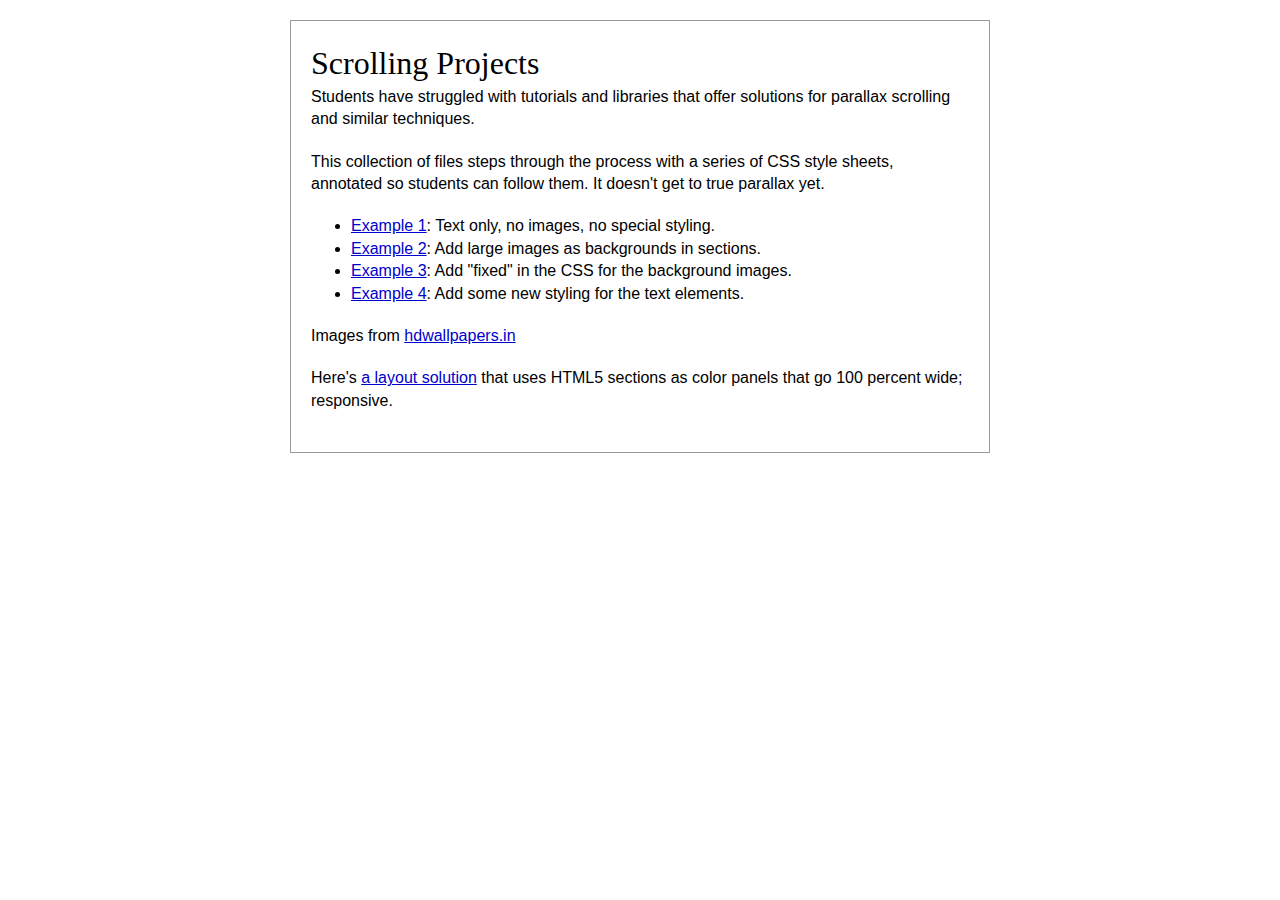
<file: index.html>
<!DOCTYPE html>
<html lang="en">
<head>
<meta charset="utf-8">
<title>Scrolling Projects</title>
<meta name="viewport" content="user-scalable=0, initial-scale=1.0">
<link rel="stylesheet" href="css/base.css">
</head>

<body>
<div id="container">

<h1>Scrolling Projects</h1>

<p>Students have struggled with tutorials and libraries that offer solutions for parallax scrolling and similar techniques.</p>

<p>This collection of files steps through the process with a series of CSS style sheets, annotated so students can follow them. It doesn't get to true parallax yet.</p>

<ul>
<li> <a href="example1.html">Example 1</a>: Text only, no images, no special styling.</li>
<li> <a href="example2.html">Example 2</a>: Add large images as backgrounds in sections.</li>
<li> <a href="example3.html">Example 3</a>: Add "fixed" in the CSS for the background images.</li>
<li> <a href="example4.html">Example 4</a>: Add some new styling for the text elements.</li>
</ul>

<p>Images from <a href="http://www.hdwallpapers.in/">hdwallpapers.in</a></p>

<p>Here's <a href="panel-sections/index.html">a layout solution</a> that uses HTML5 sections as color panels that go 100 percent wide; responsive.</p>


</div>
</body>
</html>
</file>
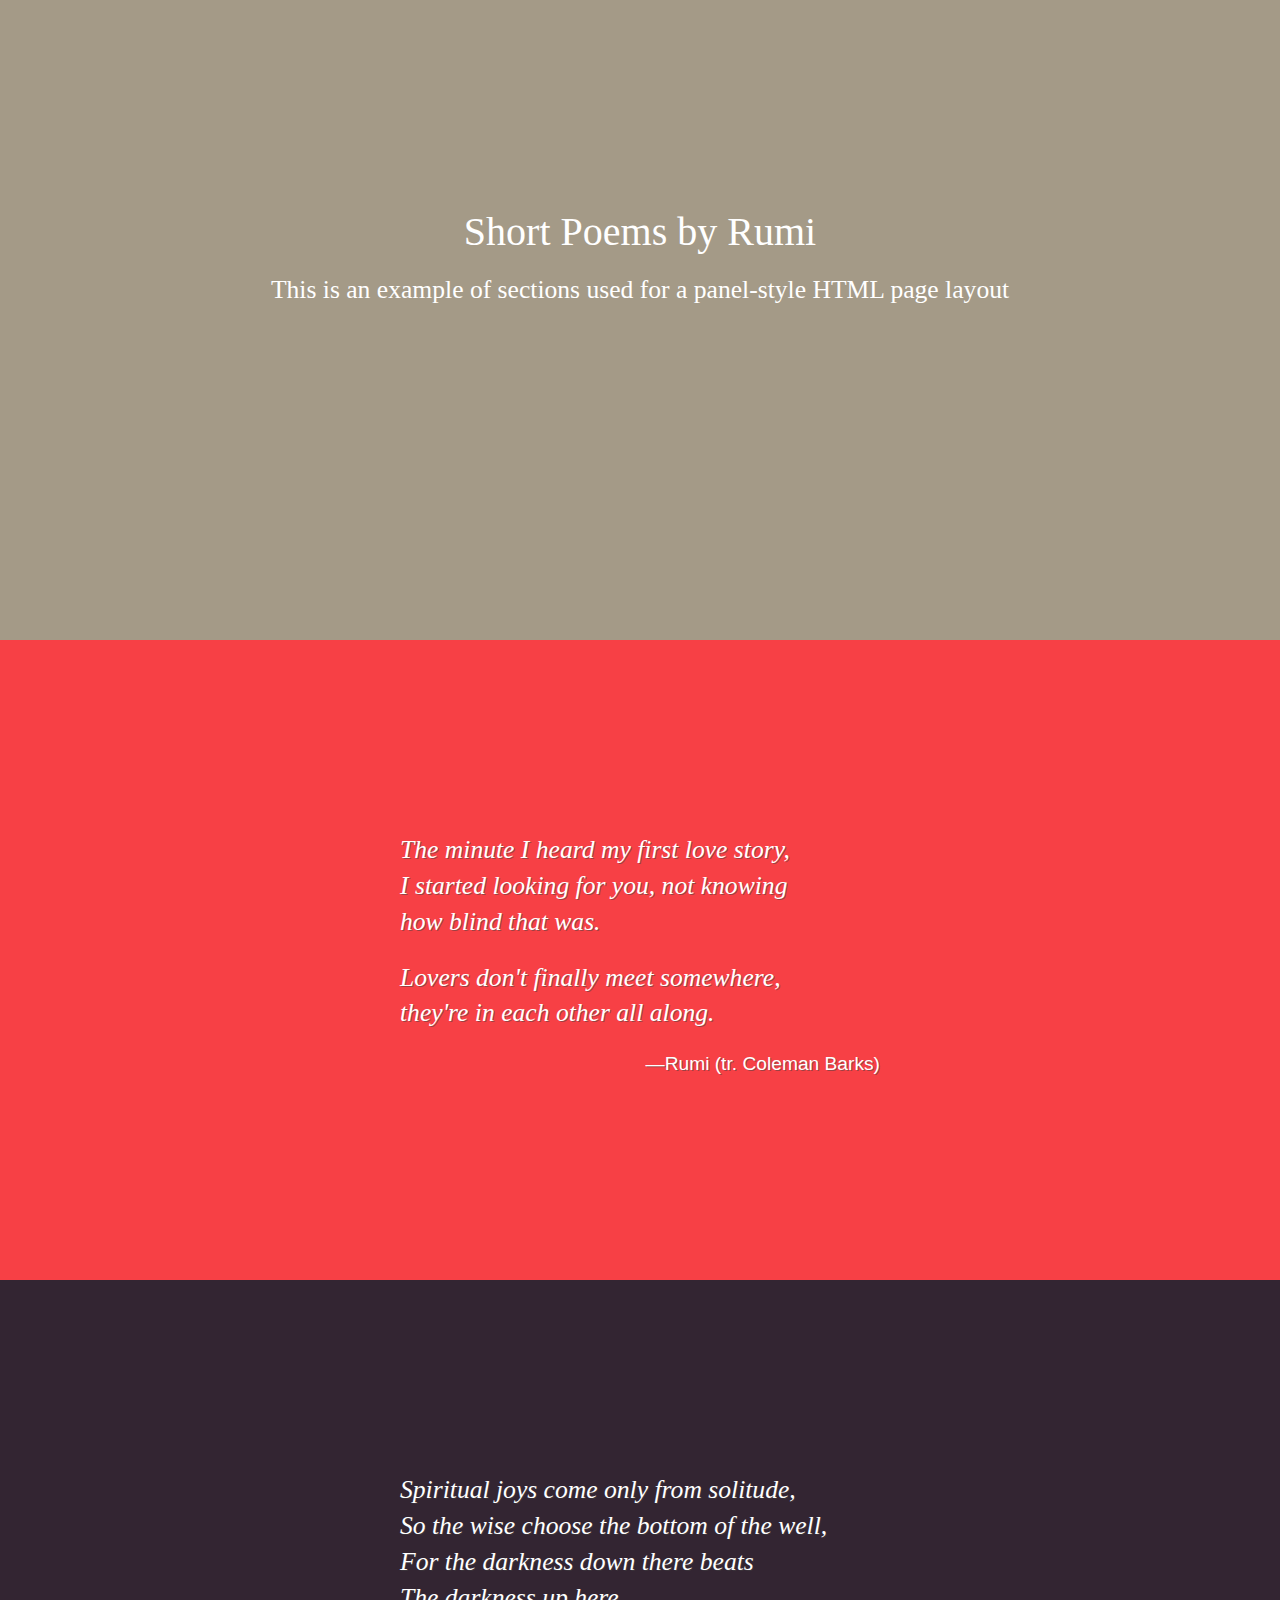
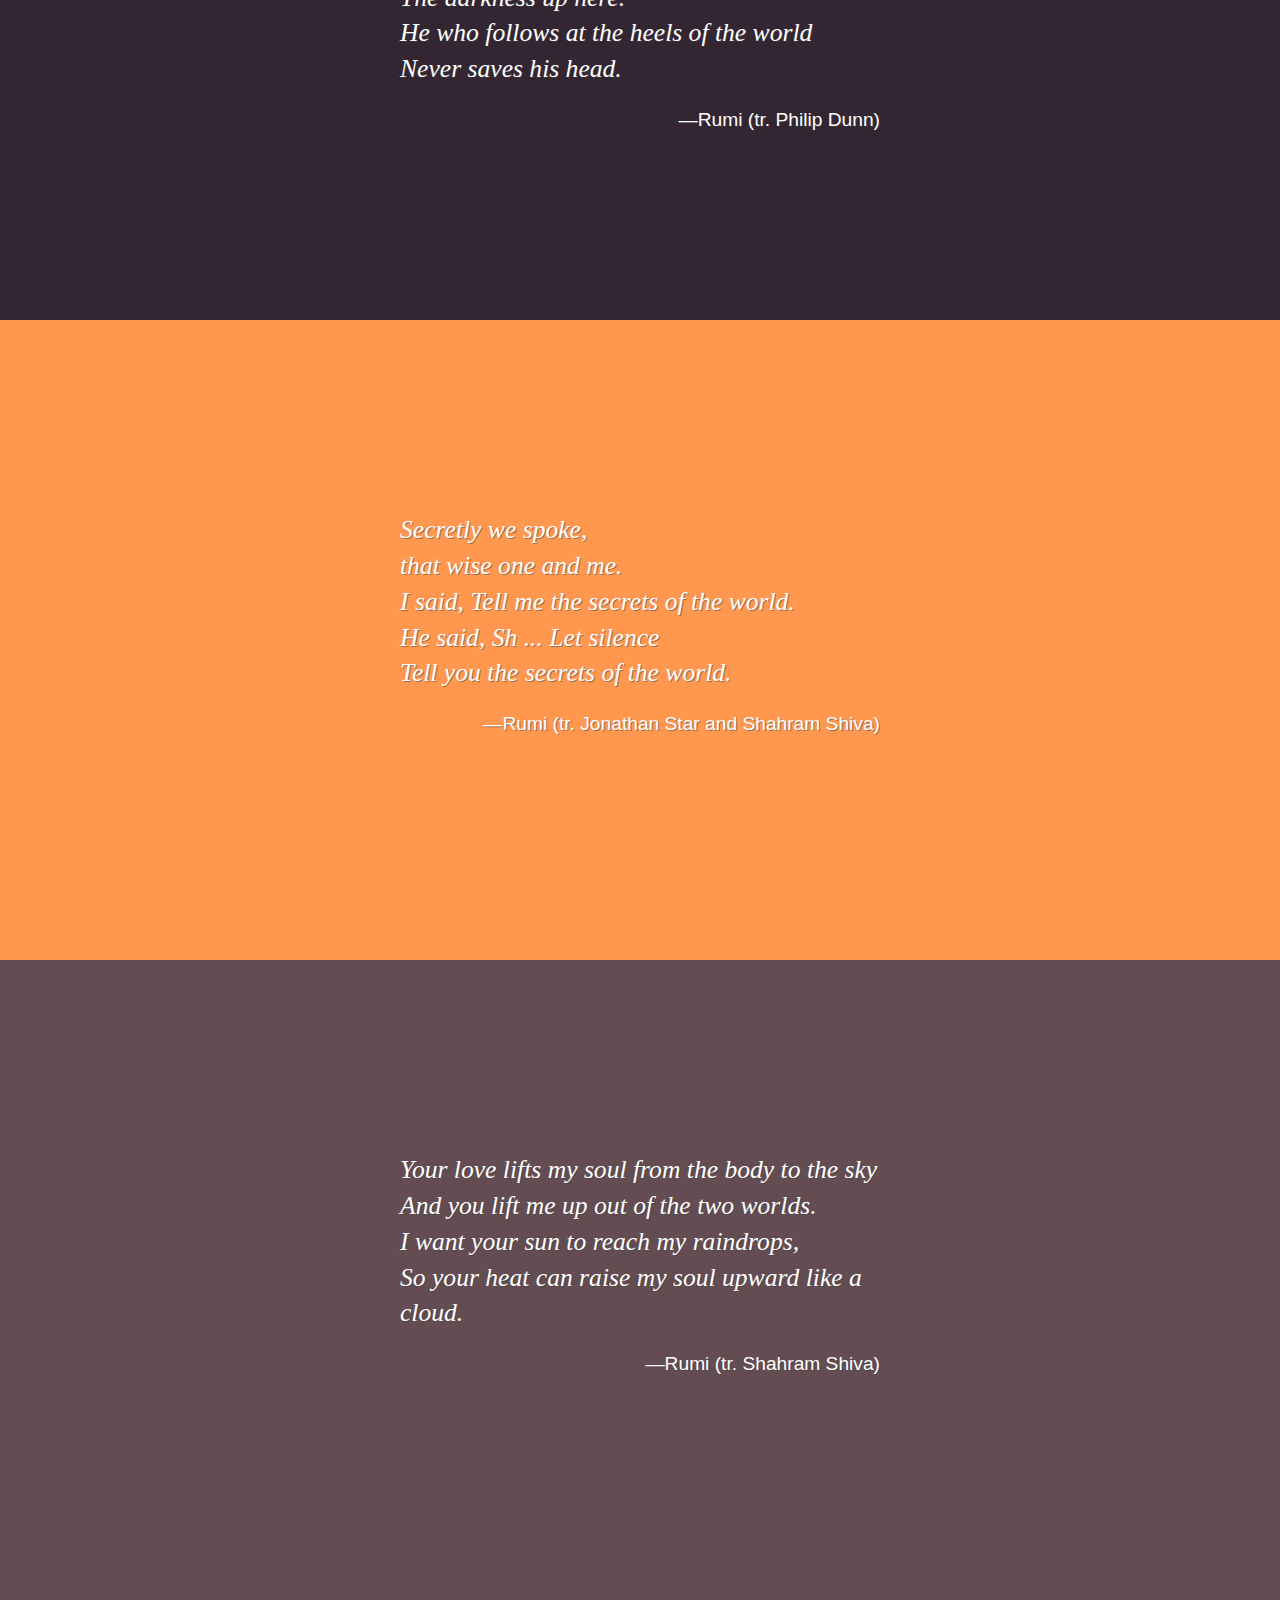
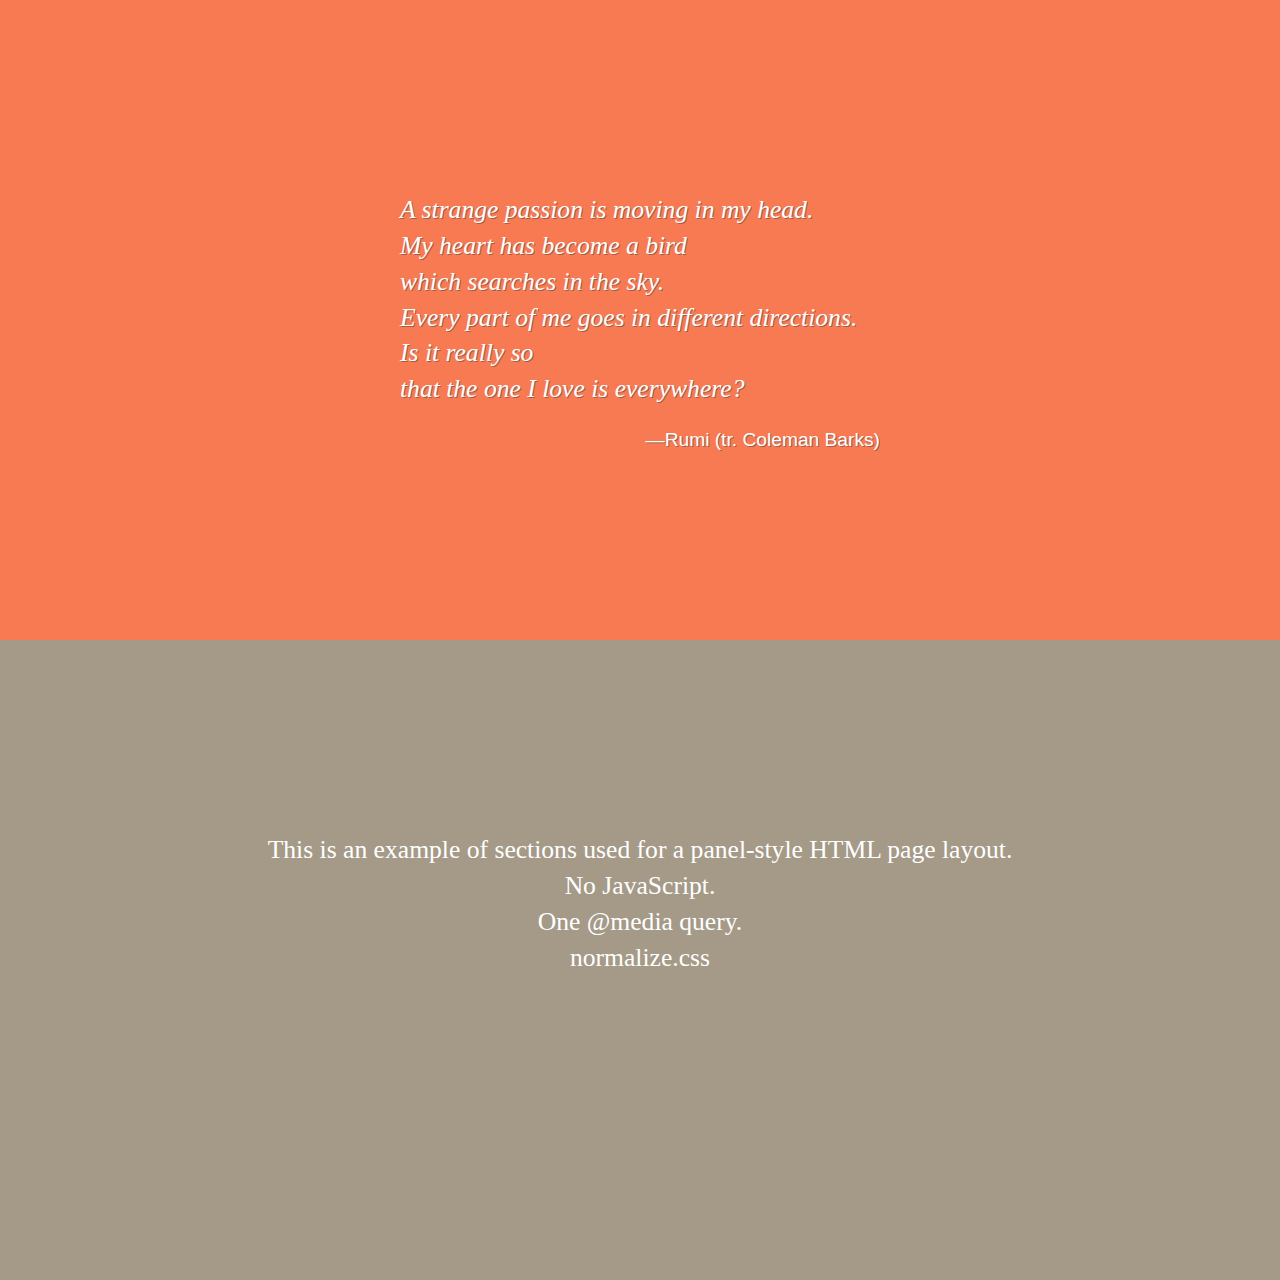
<file: panel-sections/index.html>
<!DOCTYPE html>
<html lang="en">
<head>
	<meta charset="utf-8">
	<title>A Sample HTML Page</title>
	<meta name="viewport" content="user-scalable=0, initial-scale=1.0">
	<link rel="stylesheet" href="styles/normalize.css">
	<link rel="stylesheet" href="styles/style.css">
</head>

<body>

<header class="mouse">
	<div class="info">
	<h1>Short Poems by Rumi</h1>

	<p>This is an example of sections used for a panel-style HTML page layout</p>
	</div>
</header>

<section class="tomato">
	<div class="poem">
	<p>The minute I heard my first love story,<br>
	I started looking for you, not knowing<br>
	how blind that was.</p>

	<p>Lovers don't finally meet somewhere,<br>
	they're in each other all along.</p>

	<p class="attrib">&mdash;Rumi (tr. Coleman Barks)</p>
	</div>
</section>

<section class="eggplant">
	<div class="poem">
	<p>Spiritual joys come only from solitude,<br>
	So the wise choose the bottom of the well,<br>
	For the darkness down there beats<br>
	The darkness up here.<br>
	He who follows at the heels of the world<br>
	Never saves his head.</p>
	<p class="attrib">&mdash;Rumi (tr. Philip Dunn)</p>
	</div>
</section>

<section class="tangerine">
	<div class="poem">
	<p>Secretly we spoke,<br>
	that wise one and me.<br>
	I said, Tell me the secrets of the world.<br>
	He said, Sh ... Let silence<br>
	Tell you the secrets of the world.</p>
	<p class="attrib">&mdash;Rumi (tr. Jonathan Star and Shahram Shiva)</p>
	</div>
</section>

<section class="dustygrape">
	<div class="poem">
	<p>Your love lifts my soul from the body to the sky<br>
	And you lift me up out of the two worlds.<br>
	I want your sun to reach my raindrops,<br>
	So your heat can raise my soul upward like a cloud.</p>
	<p class="attrib">&mdash;Rumi (tr. Shahram Shiva)</p>
	</div>
</section>

<section class="papaya">
	<div class="poem">
	<p>A strange passion is moving in my head.<br>
	My heart has become a bird<br>
	which searches in the sky.<br>
	Every part of me goes in different directions.<br>
	Is it really so<br>
	that the one I love is everywhere?</p>
	<p class="attrib">&mdash;Rumi (tr. Coleman Barks)</p>
	</div>
</section>

<footer class="mouse">
	<div class="info">
	<p>This is an example of sections used for a panel-style HTML page layout.<br>
	No JavaScript.<br>
	One @media query.<br>
	normalize.css</p>
	</div>
</footer>


</body>
</html>
</file>
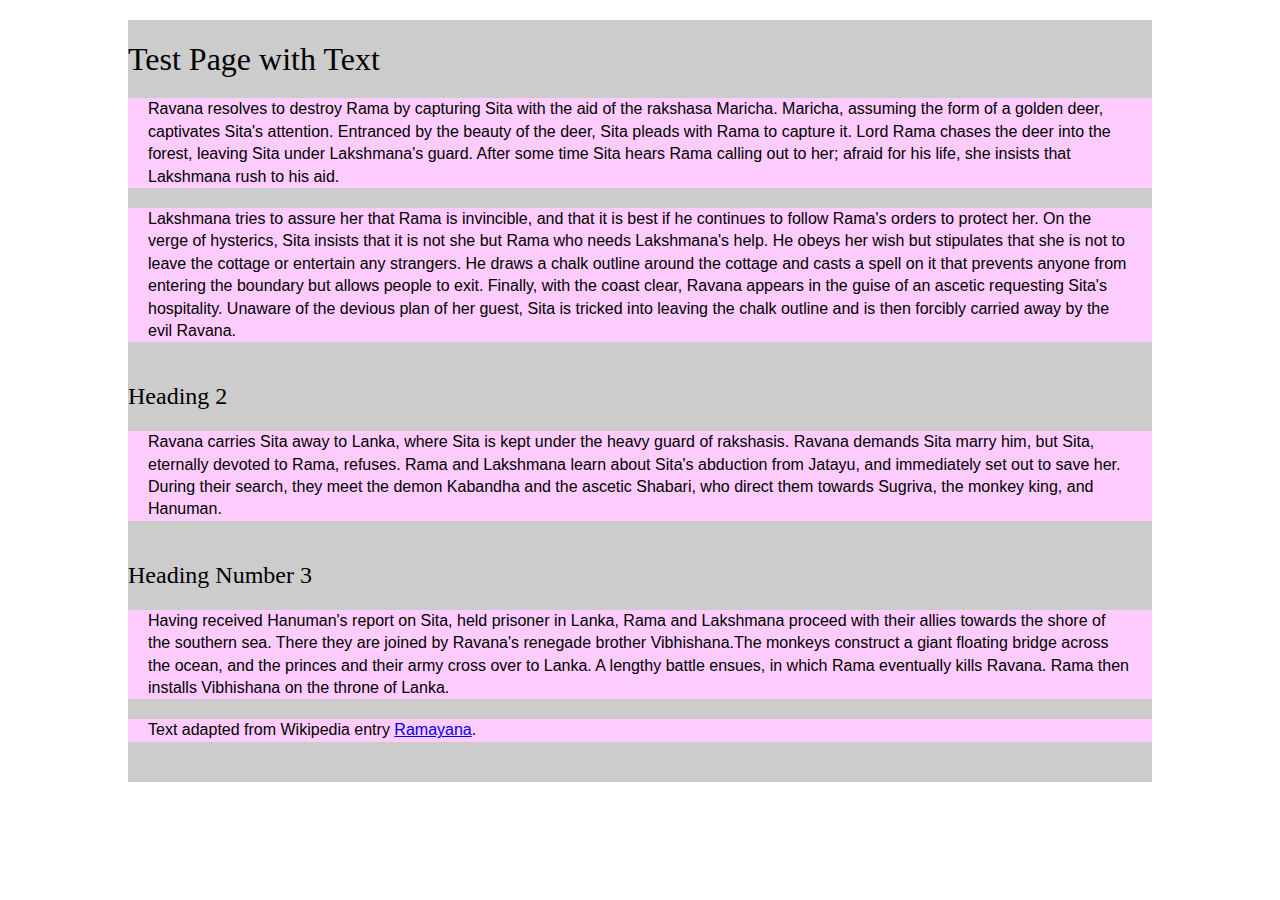
<file: example1.html>
<!DOCTYPE html>
<html lang="en">
<head>
	<meta charset="UTF-8">
	<title>Test Page with Text</title>
	<link rel="stylesheet" href="styles/reset.css">
	<link rel="stylesheet" href="styles/main.css">
</head>
<body>
<div id="wrapper">


<h1>Test Page with Text</h1>

<p>Ravana resolves to destroy Rama by capturing Sita with the aid of the rakshasa Maricha. Maricha, assuming the form of a golden deer, captivates Sita's attention. Entranced by the beauty of the deer, Sita pleads with Rama to capture it. Lord Rama chases the deer into the forest, leaving Sita under Lakshmana's guard. After some time Sita hears Rama calling out to her; afraid for his life, she insists that Lakshmana rush to his aid.</p>

<p>Lakshmana tries to assure her that Rama is invincible, and that it is best if he continues to follow Rama's orders to protect her. On the verge of hysterics, Sita insists that it is not she but Rama who needs Lakshmana's help. He obeys her wish but stipulates that she is not to leave the cottage or entertain any strangers. He draws a chalk outline around the cottage and casts a spell on it that prevents anyone from entering the boundary but allows people to exit. Finally, with the coast clear, Ravana appears in the guise of an ascetic requesting Sita's hospitality. Unaware of the devious plan of her guest, Sita is tricked into leaving the chalk outline and is then forcibly carried away by the evil Ravana.</p>

<h2>Heading 2</h2>
<p>Ravana carries Sita away to Lanka, where Sita is kept under the heavy guard of rakshasis. Ravana demands Sita marry him, but Sita, eternally devoted to Rama, refuses. Rama and Lakshmana learn about Sita's abduction from Jatayu, and immediately set out to save her. During their search, they meet the demon Kabandha and the ascetic Shabari, who direct them towards Sugriva, the monkey king, and Hanuman.</p>

<h2>Heading Number 3</h2>
<p>Having received Hanuman's report on Sita, held prisoner in Lanka, Rama and Lakshmana proceed with their allies towards the shore of the southern sea. There they are joined by Ravana's renegade brother Vibhishana.The monkeys construct a giant floating bridge across the ocean, and the princes and their army cross over to Lanka. A lengthy battle ensues, in which Rama eventually kills Ravana. Rama then installs Vibhishana on the throne of Lanka.</p>

<p>Text adapted from Wikipedia entry <a href="http://en.wikipedia.org/wiki/Ramayana">Ramayana</a>.</p>


</div>
</body>
</html>
</file>
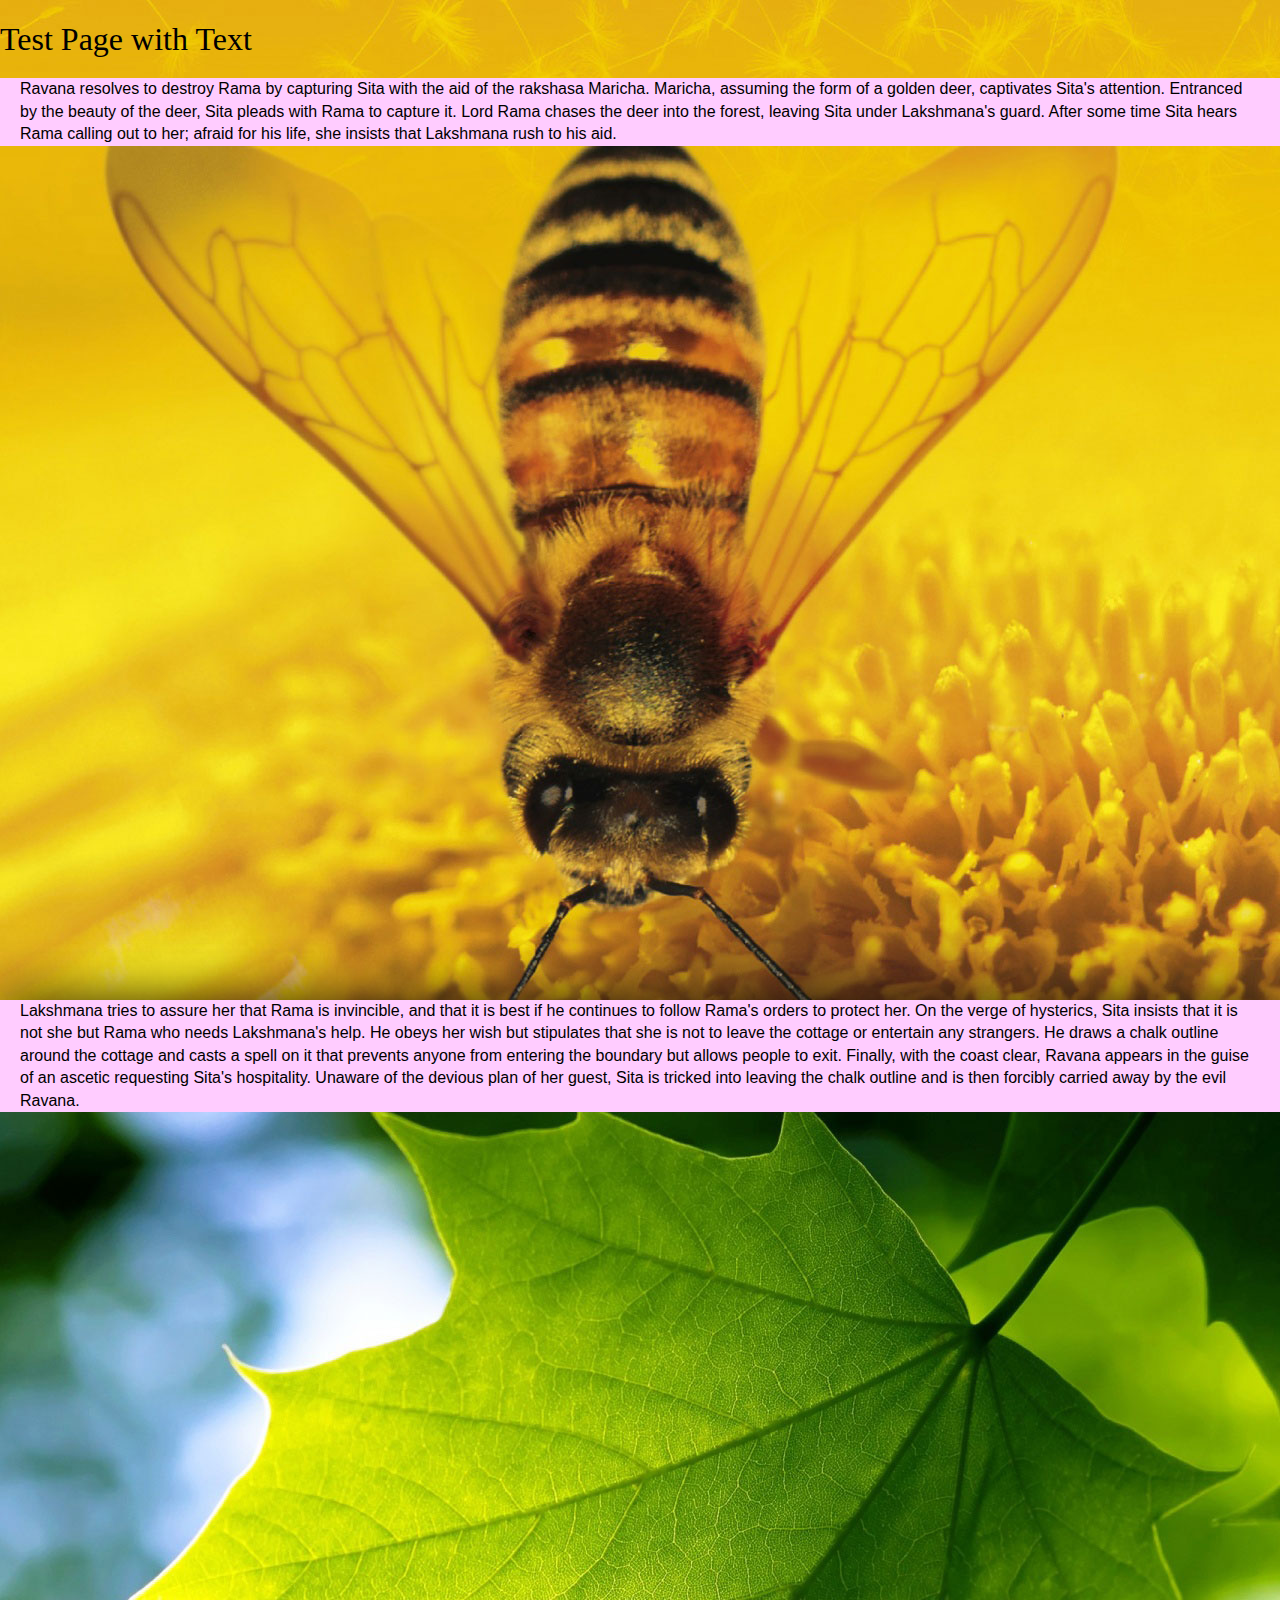
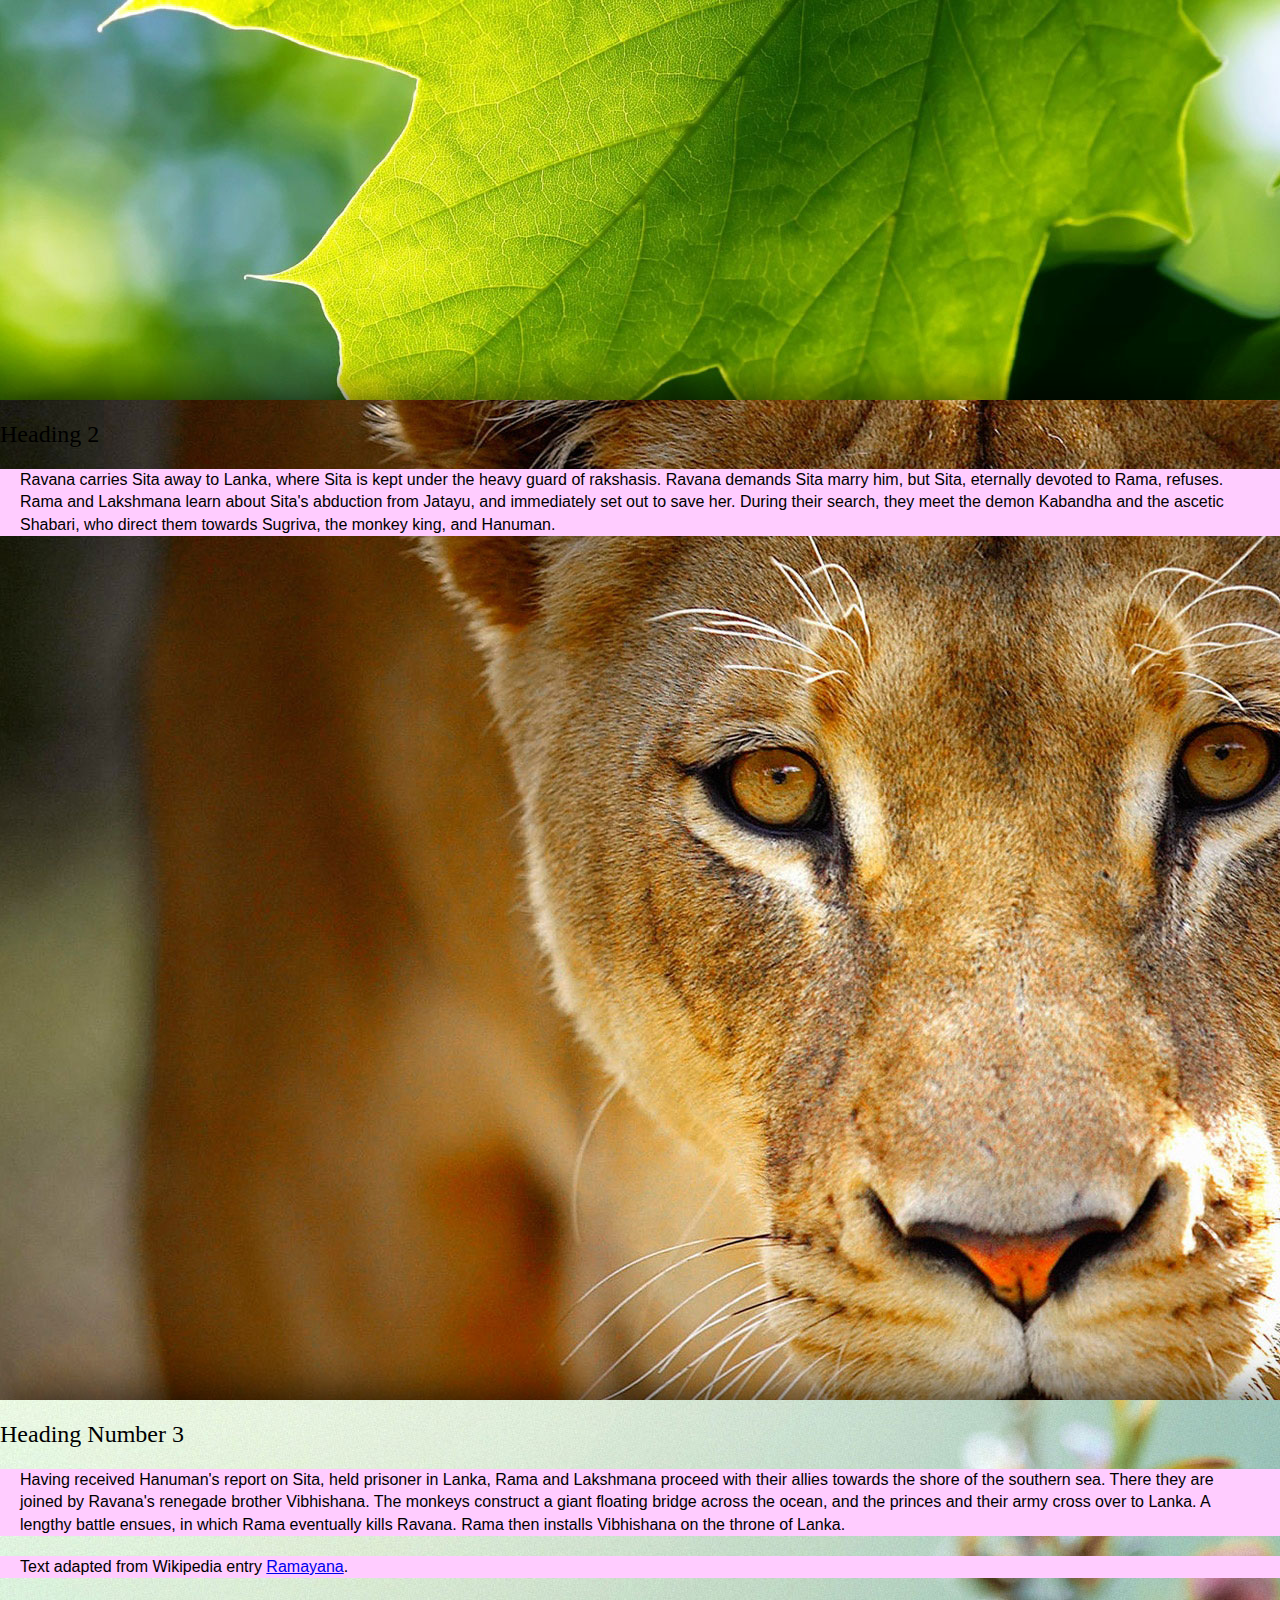
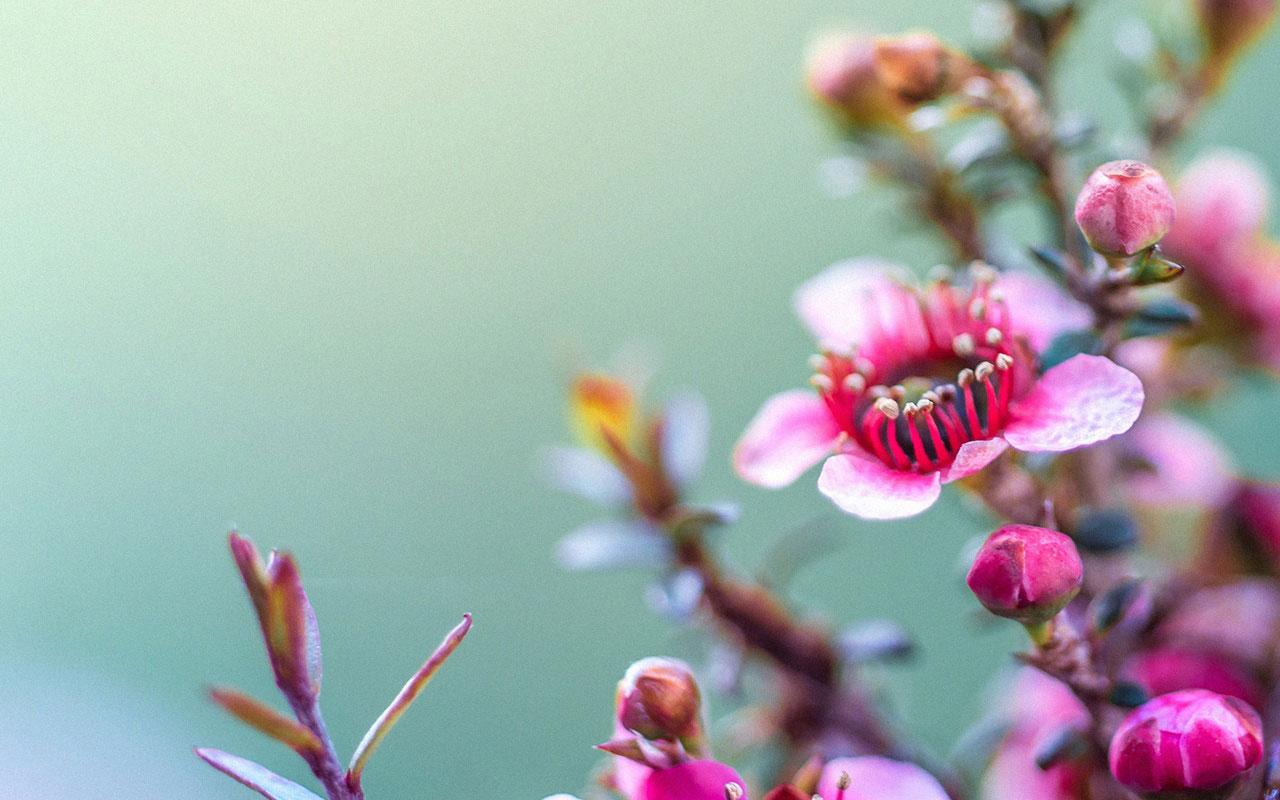
<file: example2.html>
<!DOCTYPE html>
<html lang="en">
<head>
	<meta charset="UTF-8">
	<title>Test Page with Text</title>
	<link rel="stylesheet" href="styles/reset.css">
	<link rel="stylesheet" href="styles/main.css">
	<link rel="stylesheet" href="styles/example2.css">
</head>
<body>

<!-- removed #wrapper div 
     added section and article tags (4 of each, 
     articles inside sections) -->


<section id="home">     
<article>
<h1>Test Page with Text</h1>

<p>Ravana resolves to destroy Rama by capturing Sita with the aid of the rakshasa Maricha. Maricha, assuming the form of a golden deer, captivates Sita's attention. Entranced by the beauty of the deer, Sita pleads with Rama to capture it. Lord Rama chases the deer into the forest, leaving Sita under Lakshmana's guard. After some time Sita hears Rama calling out to her; afraid for his life, she insists that Lakshmana rush to his aid.</p>
</article>
</section>   
     
<section id="sec2" class="shadow">
<article>
<p>Lakshmana tries to assure her that Rama is invincible, and that it is best if he continues to follow Rama's orders to protect her. On the verge of hysterics, Sita insists that it is not she but Rama who needs Lakshmana's help. He obeys her wish but stipulates that she is not to leave the cottage or entertain any strangers. He draws a chalk outline around the cottage and casts a spell on it that prevents anyone from entering the boundary but allows people to exit. Finally, with the coast clear, Ravana appears in the guise of an ascetic requesting Sita's hospitality. Unaware of the devious plan of her guest, Sita is tricked into leaving the chalk outline and is then forcibly carried away by the evil Ravana.</p>
</article>
</section>

<section id="sec3" class="shadow">
<article>
<h2>Heading 2</h2>
<p>Ravana carries Sita away to Lanka, where Sita is kept under the heavy guard of rakshasis. Ravana demands Sita marry him, but Sita, eternally devoted to Rama, refuses. Rama and Lakshmana learn about Sita's abduction from Jatayu, and immediately set out to save her. During their search, they meet the demon Kabandha and the ascetic Shabari, who direct them towards Sugriva, the monkey king, and Hanuman.</p>
</article>
</section>

<section id="sec4" class="shadow">
<article>
<h2>Heading Number 3</h2>
<p>Having received Hanuman's report on Sita, held prisoner in Lanka, Rama and Lakshmana proceed with their allies towards the shore of the southern sea. There they are joined by Ravana's renegade brother Vibhishana. The monkeys construct a giant floating bridge across the ocean, and the princes and their army cross over to Lanka. A lengthy battle ensues, in which Rama eventually kills Ravana. Rama then installs Vibhishana on the throne of Lanka.</p>

<p>Text adapted from Wikipedia entry <a href="http://en.wikipedia.org/wiki/Ramayana">Ramayana</a>.</p>
</article>
</section>



</body>
</html>
</file>
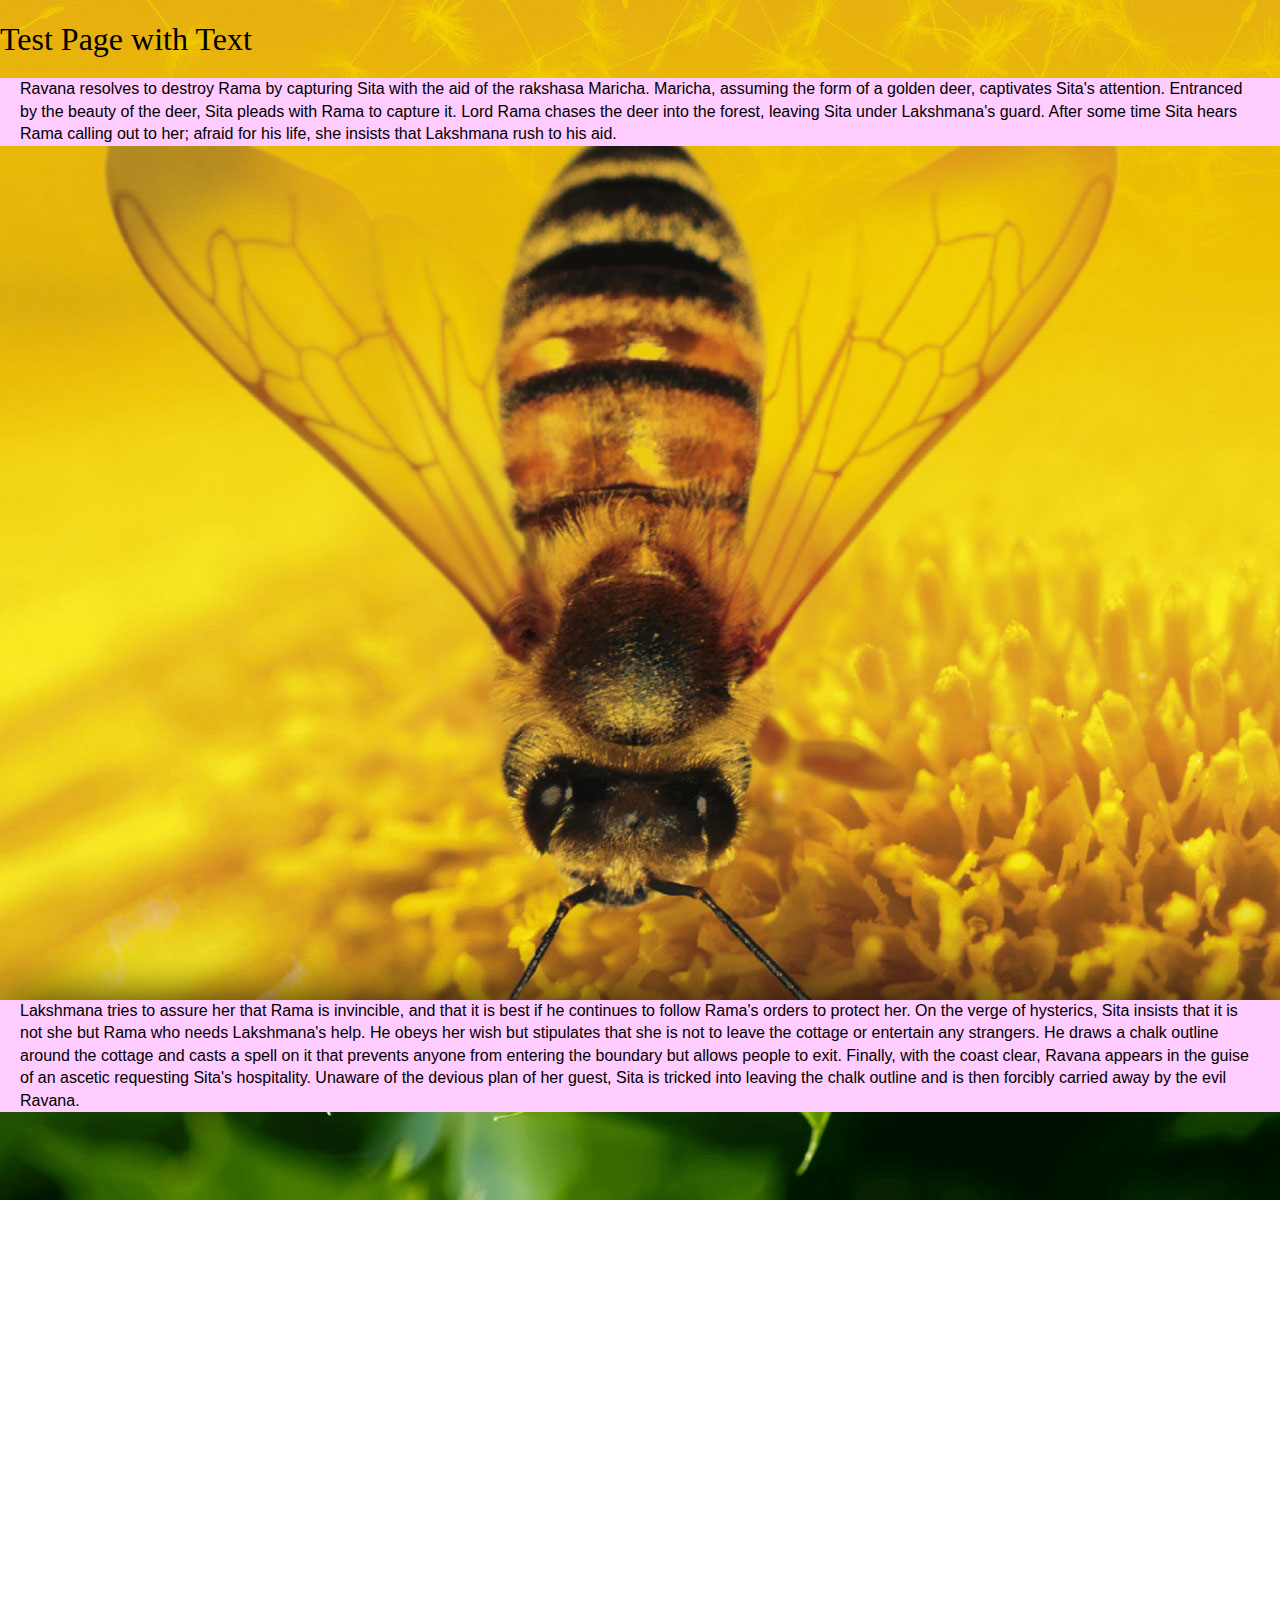
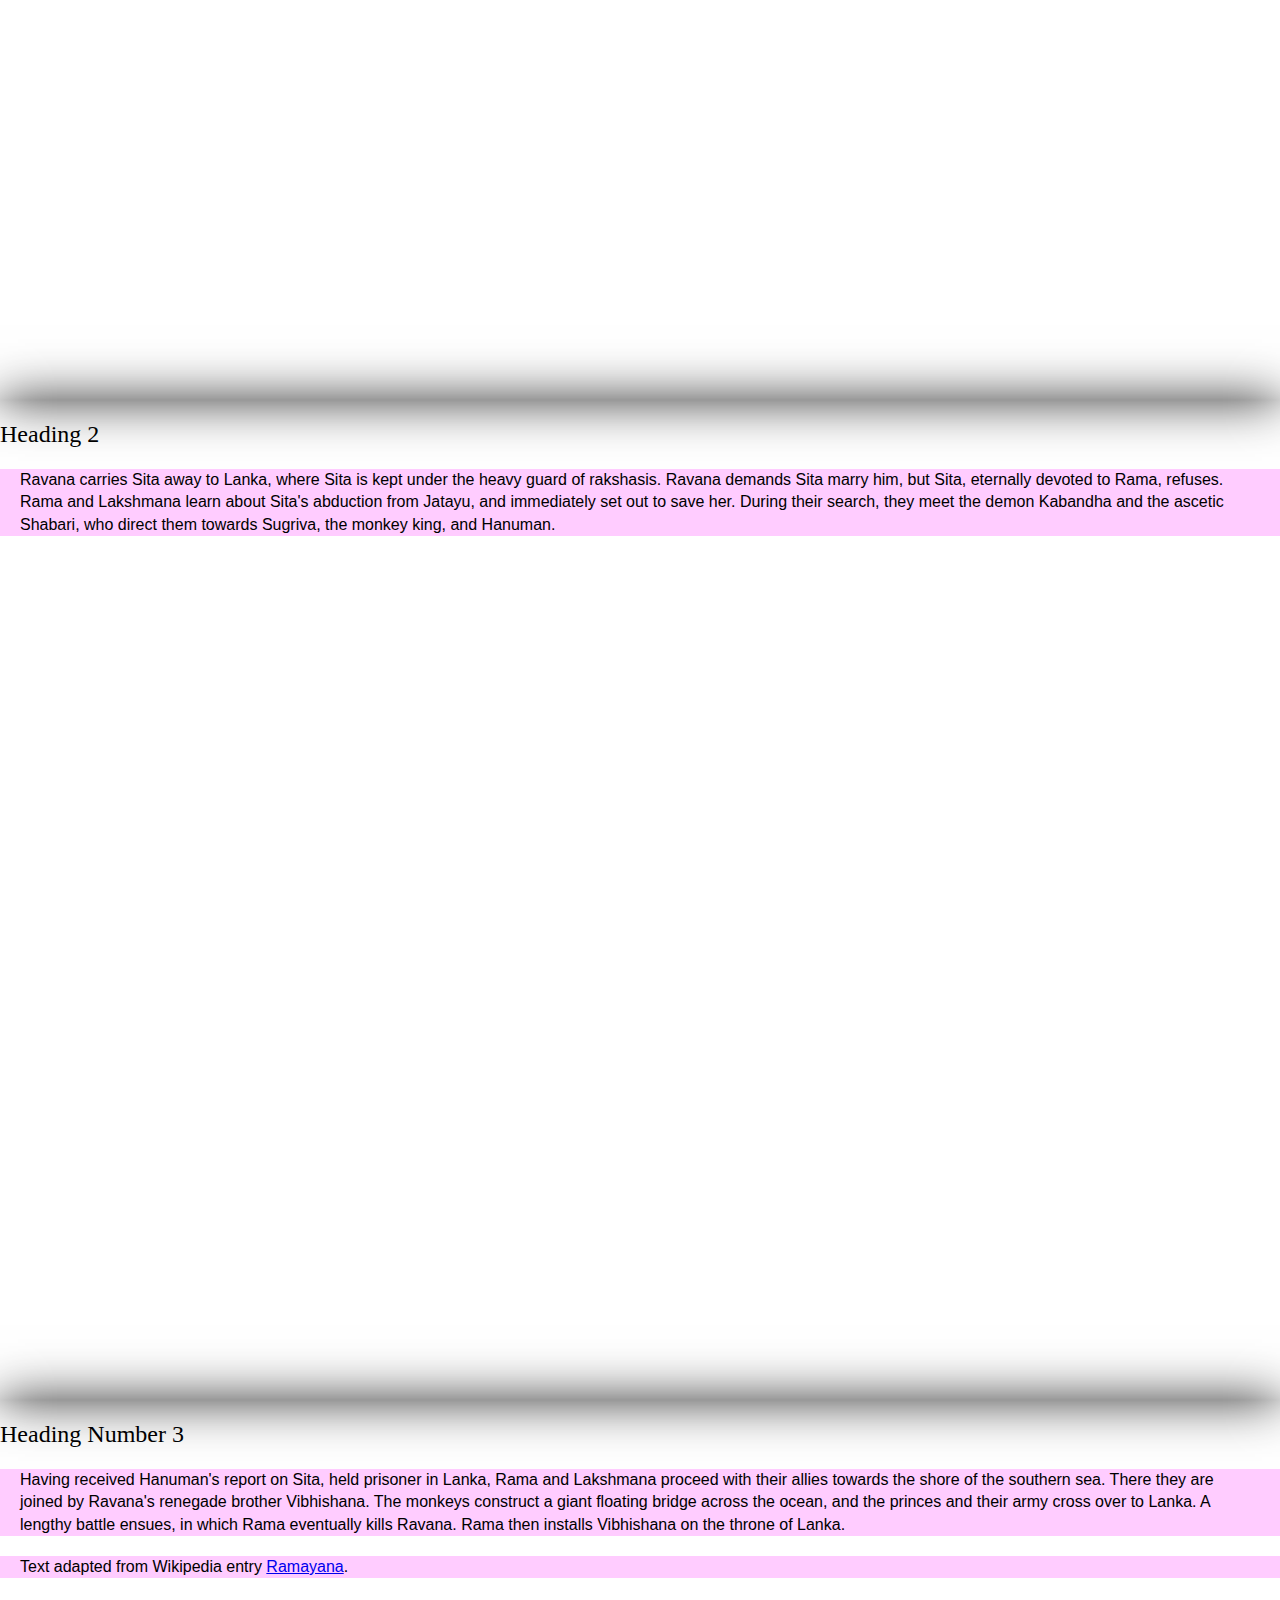
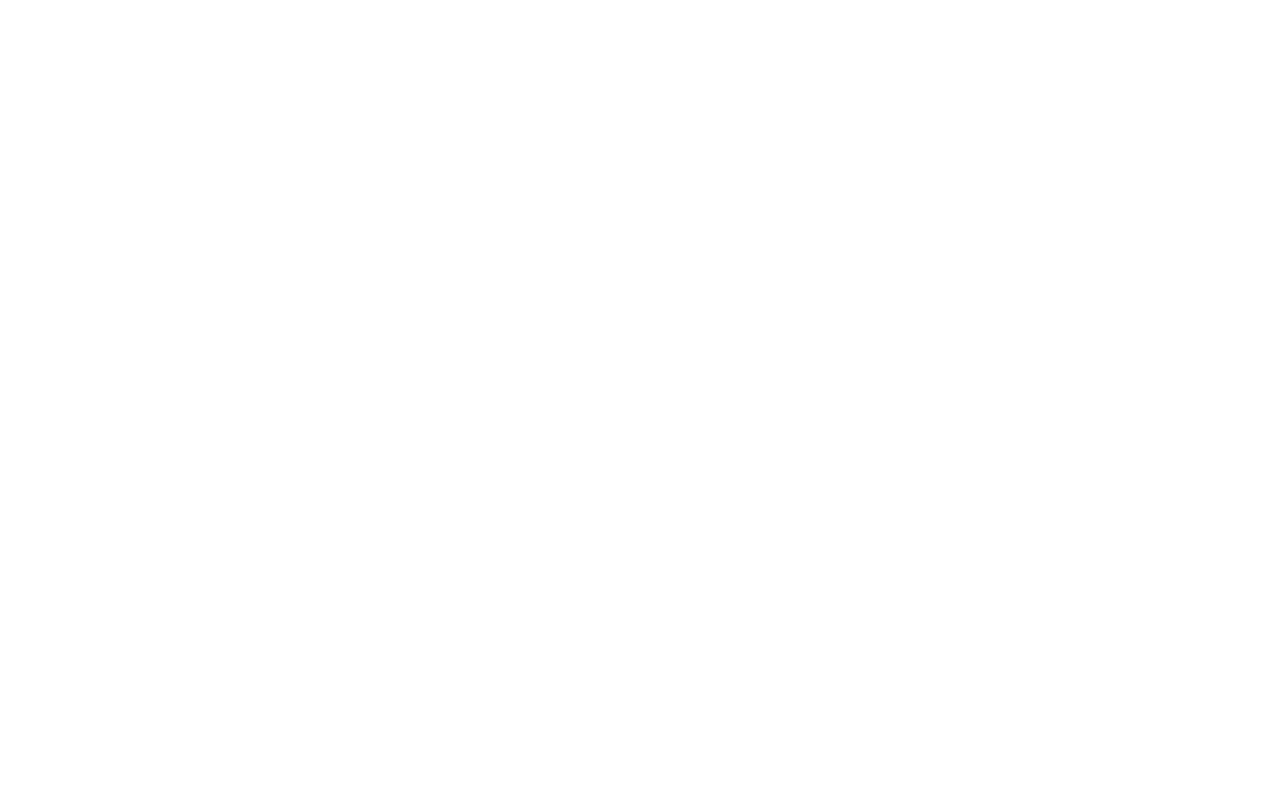
<file: example3.html>
<!DOCTYPE html>
<html lang="en">
<head>
	<meta charset="UTF-8">
	<title>Test Page with Text</title>
	<link rel="stylesheet" href="styles/reset.css">
	<link rel="stylesheet" href="styles/main.css">
	<link rel="stylesheet" href="styles/example3.css">
</head>
<body>

<!-- no change here; one change in CSS -->


<section id="home">     
<article>
<h1>Test Page with Text</h1>

<p>Ravana resolves to destroy Rama by capturing Sita with the aid of the rakshasa Maricha. Maricha, assuming the form of a golden deer, captivates Sita's attention. Entranced by the beauty of the deer, Sita pleads with Rama to capture it. Lord Rama chases the deer into the forest, leaving Sita under Lakshmana's guard. After some time Sita hears Rama calling out to her; afraid for his life, she insists that Lakshmana rush to his aid.</p>
</article>
</section>   
     
<section id="sec2" class="shadow">
<article>
<p>Lakshmana tries to assure her that Rama is invincible, and that it is best if he continues to follow Rama's orders to protect her. On the verge of hysterics, Sita insists that it is not she but Rama who needs Lakshmana's help. He obeys her wish but stipulates that she is not to leave the cottage or entertain any strangers. He draws a chalk outline around the cottage and casts a spell on it that prevents anyone from entering the boundary but allows people to exit. Finally, with the coast clear, Ravana appears in the guise of an ascetic requesting Sita's hospitality. Unaware of the devious plan of her guest, Sita is tricked into leaving the chalk outline and is then forcibly carried away by the evil Ravana.</p>
</article>
</section>

<section id="sec3" class="shadow">
<article>
<h2>Heading 2</h2>
<p>Ravana carries Sita away to Lanka, where Sita is kept under the heavy guard of rakshasis. Ravana demands Sita marry him, but Sita, eternally devoted to Rama, refuses. Rama and Lakshmana learn about Sita's abduction from Jatayu, and immediately set out to save her. During their search, they meet the demon Kabandha and the ascetic Shabari, who direct them towards Sugriva, the monkey king, and Hanuman.</p>
</article>
</section>

<section id="sec4" class="shadow">
<article>
<h2>Heading Number 3</h2>
<p>Having received Hanuman's report on Sita, held prisoner in Lanka, Rama and Lakshmana proceed with their allies towards the shore of the southern sea. There they are joined by Ravana's renegade brother Vibhishana. The monkeys construct a giant floating bridge across the ocean, and the princes and their army cross over to Lanka. A lengthy battle ensues, in which Rama eventually kills Ravana. Rama then installs Vibhishana on the throne of Lanka.</p>

<p>Text adapted from Wikipedia entry <a href="http://en.wikipedia.org/wiki/Ramayana">Ramayana</a>.</p>
</article>
</section>



</body>
</html>
</file>
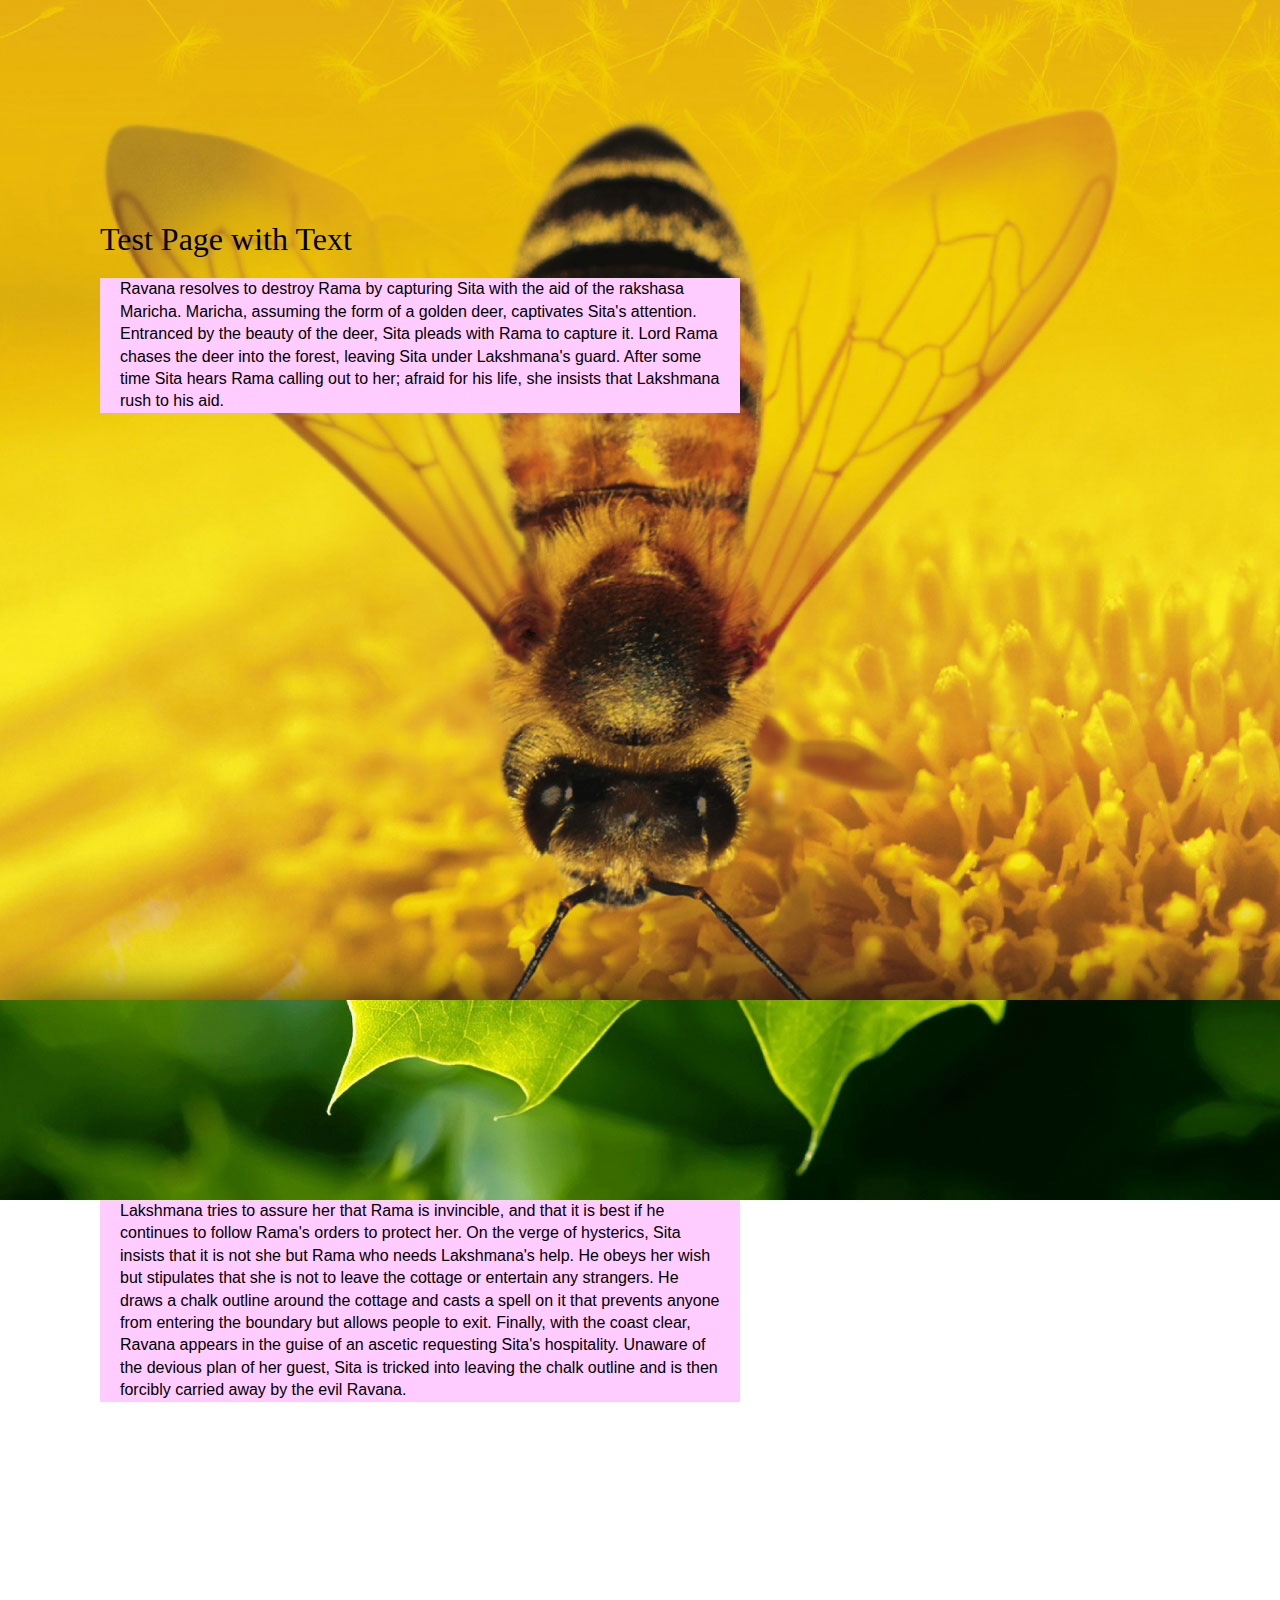
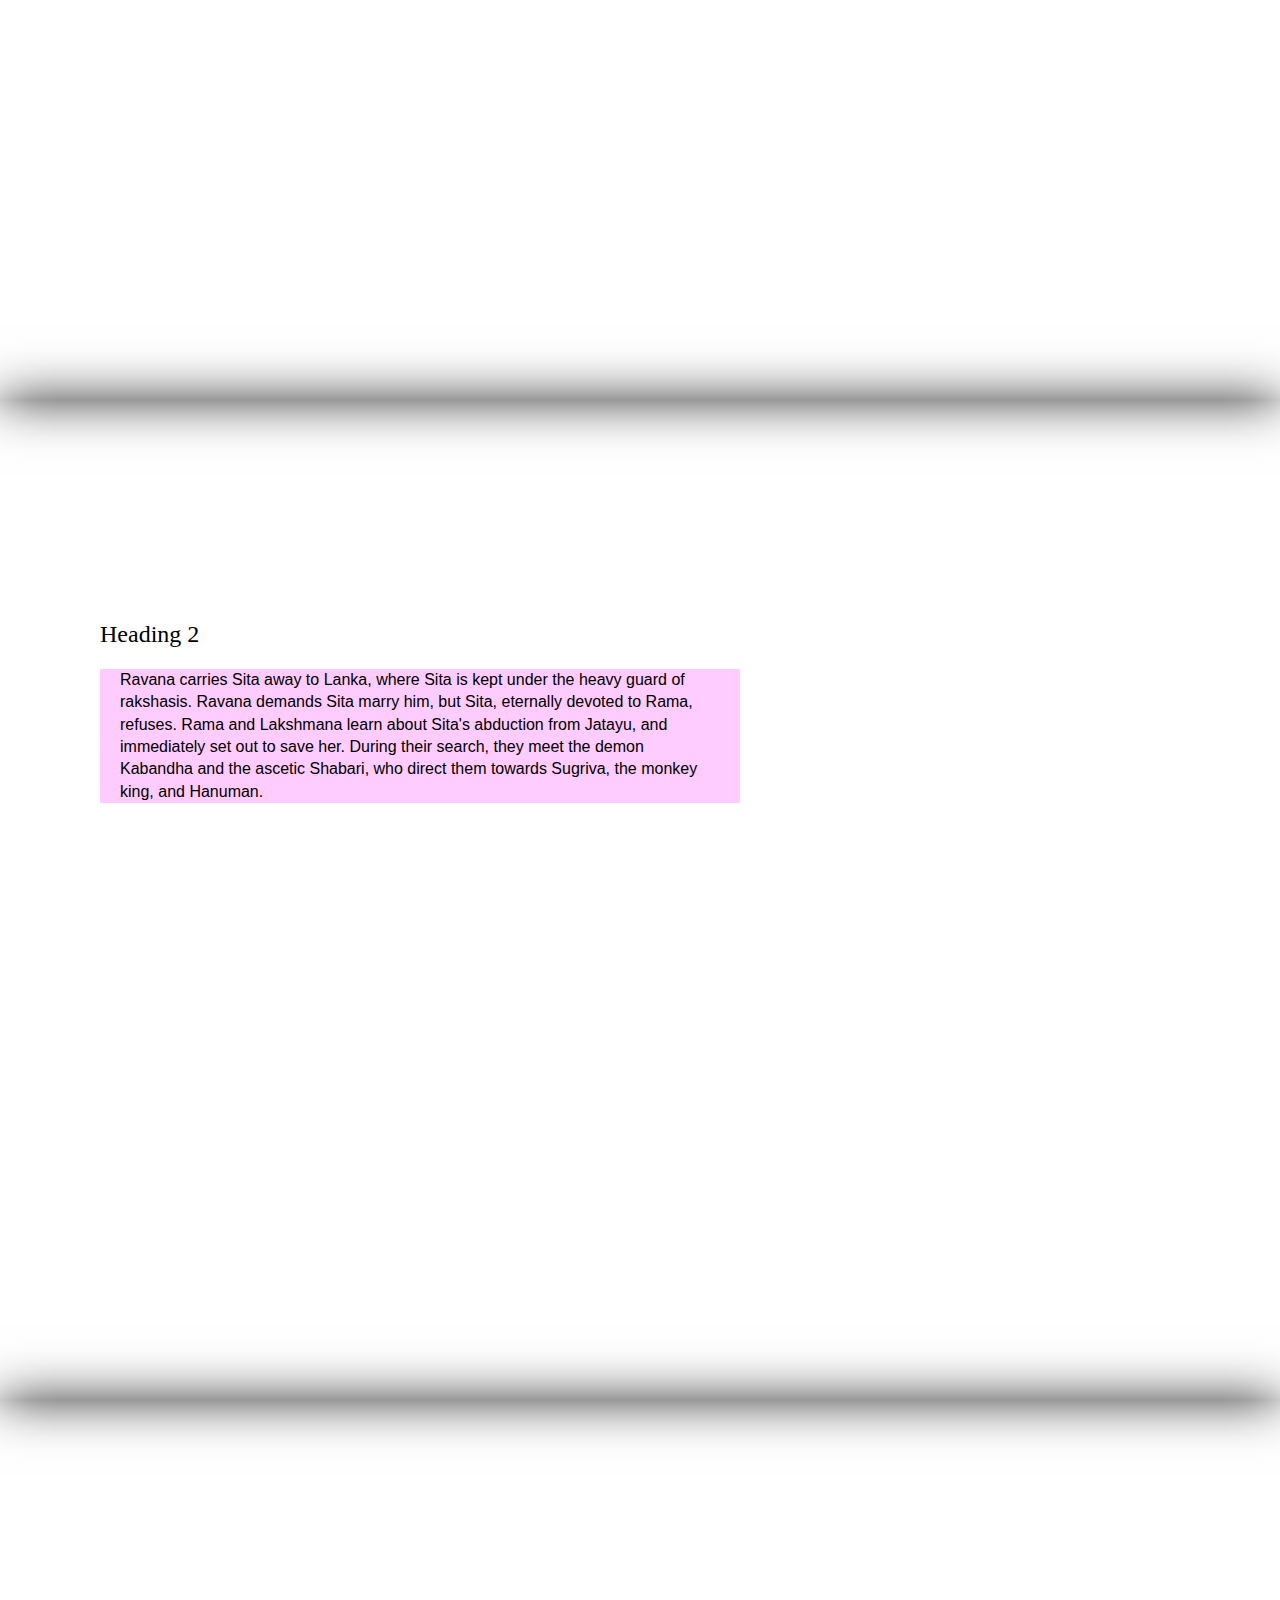
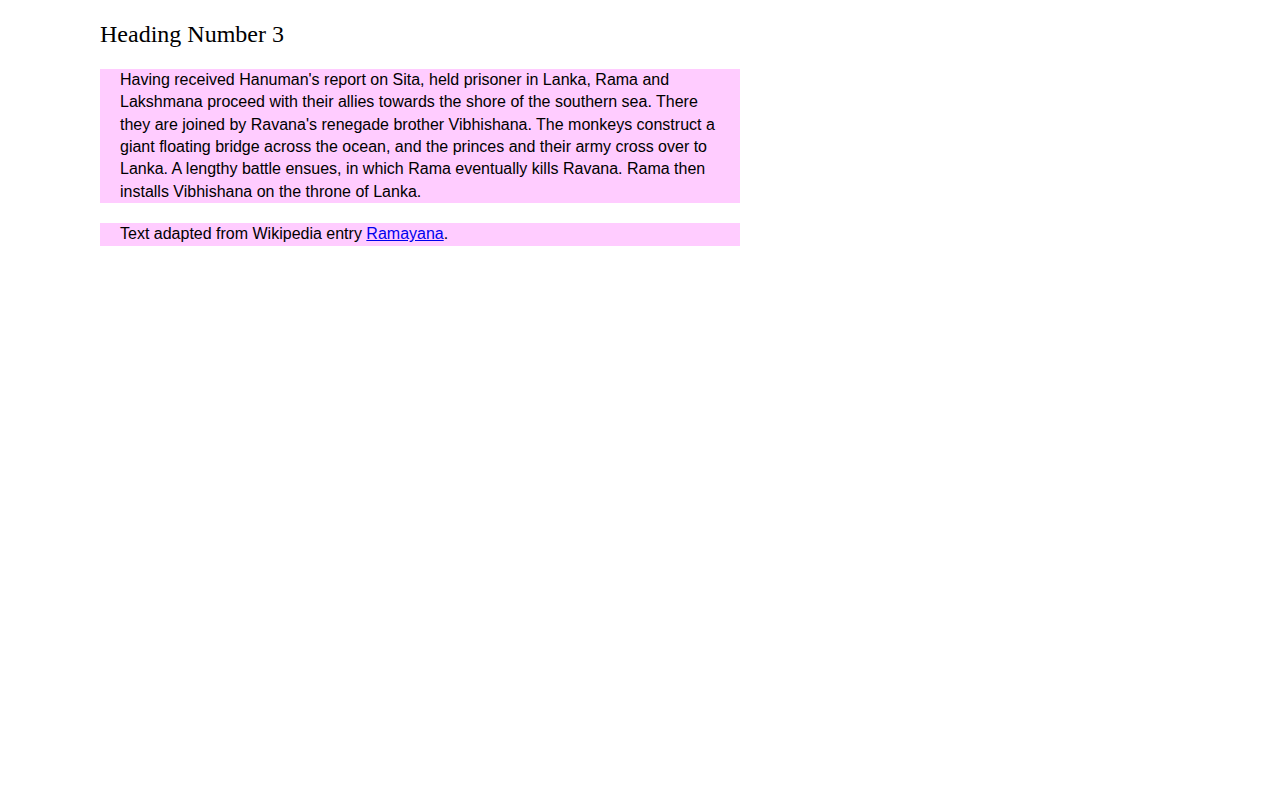
<file: example4.html>
<!DOCTYPE html>
<html lang="en">
<head>
	<meta charset="UTF-8">
	<title>Test Page with Text</title>
	<link rel="stylesheet" href="styles/reset.css">
	<link rel="stylesheet" href="styles/main.css">
	<link rel="stylesheet" href="styles/example4.css">
</head>
<body>

<!-- no changes here; changes to article in CSS -->


<section id="home">     
<article>
<h1>Test Page with Text</h1>

<p>Ravana resolves to destroy Rama by capturing Sita with the aid of the rakshasa Maricha. Maricha, assuming the form of a golden deer, captivates Sita's attention. Entranced by the beauty of the deer, Sita pleads with Rama to capture it. Lord Rama chases the deer into the forest, leaving Sita under Lakshmana's guard. After some time Sita hears Rama calling out to her; afraid for his life, she insists that Lakshmana rush to his aid.</p>
</article>
</section>   
     
<section id="sec2" class="shadow">
<article>
<p>Lakshmana tries to assure her that Rama is invincible, and that it is best if he continues to follow Rama's orders to protect her. On the verge of hysterics, Sita insists that it is not she but Rama who needs Lakshmana's help. He obeys her wish but stipulates that she is not to leave the cottage or entertain any strangers. He draws a chalk outline around the cottage and casts a spell on it that prevents anyone from entering the boundary but allows people to exit. Finally, with the coast clear, Ravana appears in the guise of an ascetic requesting Sita's hospitality. Unaware of the devious plan of her guest, Sita is tricked into leaving the chalk outline and is then forcibly carried away by the evil Ravana.</p>
</article>
</section>

<section id="sec3" class="shadow">
<article>
<h2>Heading 2</h2>
<p>Ravana carries Sita away to Lanka, where Sita is kept under the heavy guard of rakshasis. Ravana demands Sita marry him, but Sita, eternally devoted to Rama, refuses. Rama and Lakshmana learn about Sita's abduction from Jatayu, and immediately set out to save her. During their search, they meet the demon Kabandha and the ascetic Shabari, who direct them towards Sugriva, the monkey king, and Hanuman.</p>
</article>
</section>

<section id="sec4" class="shadow">
<article>
<h2>Heading Number 3</h2>
<p>Having received Hanuman's report on Sita, held prisoner in Lanka, Rama and Lakshmana proceed with their allies towards the shore of the southern sea. There they are joined by Ravana's renegade brother Vibhishana. The monkeys construct a giant floating bridge across the ocean, and the princes and their army cross over to Lanka. A lengthy battle ensues, in which Rama eventually kills Ravana. Rama then installs Vibhishana on the throne of Lanka.</p>

<p>Text adapted from Wikipedia entry <a href="http://en.wikipedia.org/wiki/Ramayana">Ramayana</a>.</p>
</article>
</section>



</body>
</html>
</file>
<file: css/base.css>
* {
	-moz-box-sizing: border-box;
	-webkit-box-sizing: border-box;
	box-sizing: border-box;
	margin: 0;
	padding: 0;
	}

body {
	font-family: Verdana, sans-serif;
	font-size: 100%;
	color: #000;
	background: #fff;
	}

#container {
	margin: 20px auto;
	max-width: 700px;
	border: 1px solid #999;
	padding: 20px;
	}

/* heading and text styles */

h1, h2 {
	font-family: Cambria, Georgia, serif;
	font-size: 200%;
	font-weight: normal;
	line-height: 1.4em;
	}

h2 { font-size: 160%; }

p, ul {
	margin-bottom: 20px;
	line-height: 1.4em;
	}

/* lists */

ul {
	margin-left: 40px;
	} 

/* links */

a:focus {
	outline: 2px solid #069;
	}
a:link, a:active, a:visited {
	color: #00c;
	text-decoration: underline;
	}
a:hover {
	color: #00f;
	text-decoration: none;
	}

/* media queries */

@media only screen and (max-width: 740px) {
	#container { border: none; }
}
</file>
<file: panel-sections/styles/style.css>
/* universal selector to set box-sizing for all browsers
   */

*, *:before, *:after {
	-webkit-box-sizing: border-box; 
	   -moz-box-sizing: border-box; 
	        box-sizing: border-box;
	}

/* typical styles 
   +++++++++++++++++++++++++++++++++++++++++++++++++++++ */

body {
	font-family: Cambria, Georgia, serif;
	font-size: 1em;
	color: #fff;
	background: #333;
	margin, padding: 0;
	}

h1 {
	font-size: 2.5em;
	font-weight: normal;
	line-height: 2em;
	margin: 0;
	}

p {
	margin: 0 0 20px 0;
	padding: 0;
	font-size: 1.6em;
	line-height: 1.4em;
	}

/* panel-style formatting 
   +++++++++++++++++++++++++++++++++++++++++++++++++++++ */

header, footer {
  position: relative;
  height: 640px;
  width: 100%;
  margin: 0;
  text-align: center;
}

section {
  color: #fff;
  text-shadow: 1px 1px rgba(66, 66, 66, .5);
  position: relative;
  height: 640px;
  width: 100%;
  margin: 0;
}

.poem, .info {
  max-width: 500px;
  height: 40%;
  margin: 0 auto;
  padding: 0 10px;
  position: relative;
  top: 50%;
  -webkit-transform: translateY(-50%);
      -ms-transform: translateY(-50%);
          transform: translateY(-50%);
}

.poem { font-style: italic; }

.info {
	max-width: 100%;
	}

.attrib {
	font-family: Calibri, Verdana, sans-serif;
	font-size: 1.2em;
	font-style: normal;
	text-align: right;
	}

.mouse { background: #A49A87; }
.eggplant { background: #332532 50% 0 no-repeat fixed; }
.dustygrape { background: #644D52; }
.papaya { background: #F77A52; }
.tangerine { background: #FF974F; }
.orchid { background: #A43972; }
.tomato { background: #F74045; }

/* links 
   +++++++++++++++++++++++++++++++++++++++++++++++++++++ */

a:focus {
	outline: 2px solid #069;
	}

a:link, a:active, a:visited {
	color: #00c;
	text-decoration: underline;
	}

a:hover {
	color: #00f;
	text-decoration: none;
	}

/* media queries 
   +++++++++++++++++++++++++++++++++++++++++++++++++++++ */

@media only screen and (max-width: 740px) {
	h1 { font-size: 1.4em; }
	p { font-size: 1.1em; }
	.attrib { font-size: 1em; }
}
</file>
<file: styles/example2.css>
section { 
  height: 1000px; 
  margin: 0 auto; 
  width: 100%; 
  max-width: 1920px; 
}
 
article { 
  height: 1000px; 
  width: 100%;
}

#home {
	background: url(../images/bee.jpg) 50% 0 no-repeat;
}
#sec2 {
	background: url(../images/leaf.jpg) 50% 0 no-repeat;
}
#sec3 {
	background: url(../images/lioness.jpg) 50% 0 no-repeat;
}
#sec4 {
	background: url(../images/flowers.jpg) 50% 0 no-repeat;
}

/* add shadow on bottom of each section */
.shadow {
	-moz-box-shadow: 0 0 50px rgba(0,0,0,0.8);
	-webkit-box-shadow: 0 0 50px rgba(0,0,0,0.8);
	box-shadow: 0 0 50px rgba(0,0,0,0.8);
}
</file>
<file: styles/example3.css>
section { 
  height: 1000px; 
  margin: 0 auto; 
  width: 100%; 
  max-width: 1920px; 
}
 
article { 
  height: 1000px; 
  width: 100%;
}


/* the only change is addition of fixed in each background declaration below */

#home {
	background: url(../images/bee.jpg) 50% 0 no-repeat fixed;
}
#sec2 {
	background: url(../images/leaf.jpg) 50% 0 no-repeat fixed;
}
#sec3 {
	background: url(../images/lioness.jpg) 50% 0 no-repeat fixed;
}
#sec4 {
	background: url(../images/flowers.jpg) 50% 0 no-repeat fixed;
}

/* add shadow on bottom of each section */
.shadow {
	-moz-box-shadow: 0 0 50px rgba(0,0,0,0.8);
	-webkit-box-shadow: 0 0 50px rgba(0,0,0,0.8);
	box-shadow: 0 0 50px rgba(0,0,0,0.8);
}
</file>
<file: styles/example4.css>
section { 
  height: 1000px; 
  margin: 0 auto; 
  width: 100%; 
  max-width: 1920px;
  position: relative;
}

/* added position to both section and article 
   changed width of article
   set top & left position for article
   these could be changed for each id 
   */

article { 
  position: absolute;
  top: 200px;
  left: 100px;
  height: 600px; 
  width: 50%;
}

#home {
	background: url(../images/bee.jpg) 50% 0 no-repeat fixed;
}
#sec2 {
	background: url(../images/leaf.jpg) 50% 0 no-repeat fixed;
}
#sec3 {
	background: url(../images/lioness.jpg) 50% 0 no-repeat fixed;
}
#sec4 {
	background: url(../images/flowers.jpg) 50% 0 no-repeat fixed;
}

/* add shadow on bottom of each section */
.shadow {
	-moz-box-shadow: 0 0 50px rgba(0,0,0,0.8);
	-webkit-box-shadow: 0 0 50px rgba(0,0,0,0.8);
	box-shadow: 0 0 50px rgba(0,0,0,0.8);
}
</file>
<file: styles/main.css>
/* uses the universal selector used to normalize box-sizing 
   for all browsers
   applies to all tags, all selectors, in the document
   http://www.paulirish.com/2012/box-sizing-border-box-ftw/ 
   */

* {
	-moz-box-sizing: border-box;
	-webkit-box-sizing: border-box;
	box-sizing: border-box;
	}

body {
	font-family: Verdana, Arial, sans-serif;
	font-size: 100%;
	color: #000;
	background: #fff;
	}

#wrapper {
	margin: 20px auto;
	width: 80%;
	background: #ccc;
	padding-bottom: 20px;
	}

h1, h2 {
	font-family: Cambria, Georgia, serif;
	font-size: 200%;
	font-weight: normal;
	line-height: 120%;
	padding: 20px 0;
	}

h2 {
	font-size: 150%;
	}

p {
	margin-bottom: 20px;
	padding: 0 20px;
	line-height: 140%;
	background: #fcf;
	}

/* links */

a:focus {
	outline: 2px solid #069;
	}
a:link, a: active, a:visited {
	color: #00c;
	text-decoration: underline;
	}
a:hover {
	color: #00f;
	text-decoration: none;
	}
</file>
